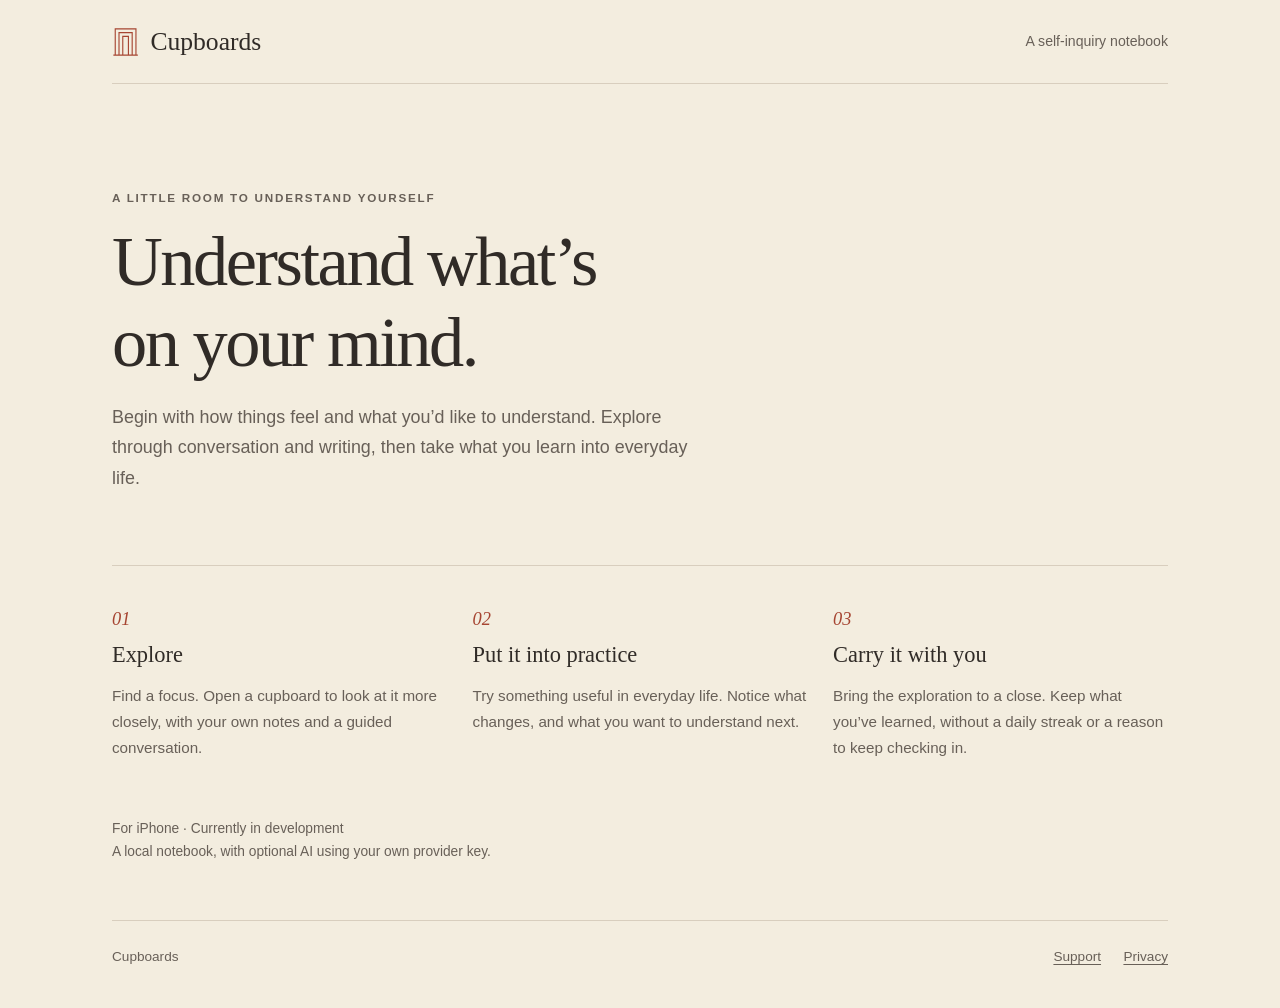
<file: index.html>
<!doctype html>
<html lang="en">
<head>
  <meta charset="utf-8">
  <meta name="viewport" content="width=device-width, initial-scale=1">
  <meta name="robots" content="noindex, nofollow">
  <meta name="description" content="Cupboards is a self-inquiry notebook for exploring what’s on your mind and carrying what you learn into everyday life.">
  <title>Cupboards · A self-inquiry notebook</title>
  <link rel="stylesheet" href="styles.css">
</head>
<body class="landing">
  <a class="skip" href="#main">Skip to content</a>
  <header class="site-header shell">
    <a class="brand" href="index.html" aria-current="page"><svg viewBox="0 0 28 34" fill="none" aria-hidden="true"><path d="M3 31V3h22v28M7 31V7h14v24M11 31V11h6v20M1 31h26" stroke="currentColor" stroke-width="1.2"/></svg>Cupboards</a>
    <span class="small">A self-inquiry notebook</span>
  </header>
  <main id="main" class="shell" tabindex="-1">
    <section class="landing-intro" aria-labelledby="intro-title">
      <p class="eyebrow">A little room to understand yourself</p>
      <h1 id="intro-title">Understand what’s<br>on your mind.</h1>
      <p class="intro">Begin with how things feel and what you’d like to understand. Explore through conversation and writing, then take what you learn into everyday life.</p>
    </section>
    <section class="journey" aria-label="How Cupboards works">
      <div class="steps">
        <div><span class="step-number" aria-hidden="true">01</span><h2>Explore</h2><p>Find a focus. Open a cupboard to look at it more closely, with your own notes and a guided conversation.</p></div>
        <div><span class="step-number" aria-hidden="true">02</span><h2>Put it into practice</h2><p>Try something useful in everyday life. Notice what changes, and what you want to understand next.</p></div>
        <div><span class="step-number" aria-hidden="true">03</span><h2>Carry it with you</h2><p>Bring the exploration to a close. Keep what you’ve learned, without a daily streak or a reason to keep checking in.</p></div>
      </div>
    </section>
    <p class="landing-note">For iPhone · Currently in development<br>A local notebook, with optional AI using your own provider key.</p>
  </main>
  <footer class="shell">
    <span>Cupboards</span>
    <nav aria-label="Footer"><a href="support.html">Support</a><a href="privacy.html">Privacy</a></nav>
  </footer>
</body>
</html>
</file>
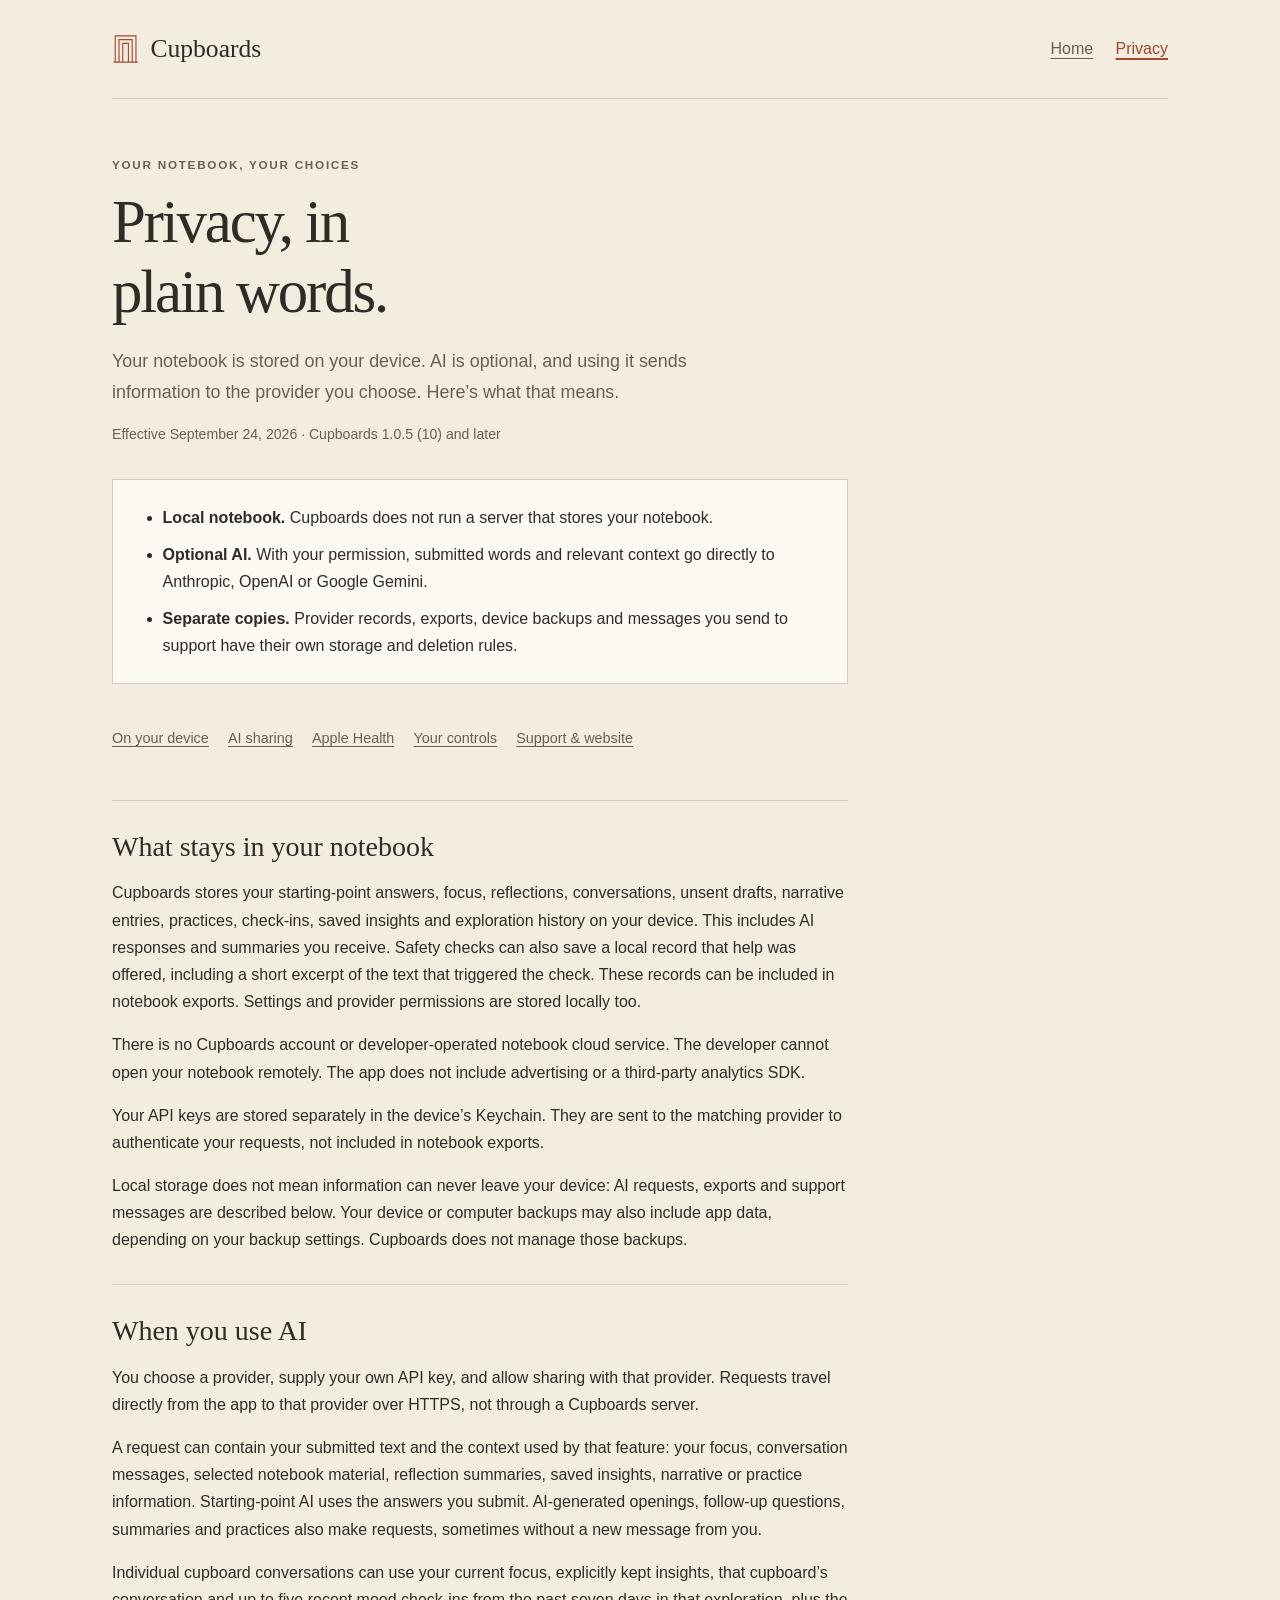
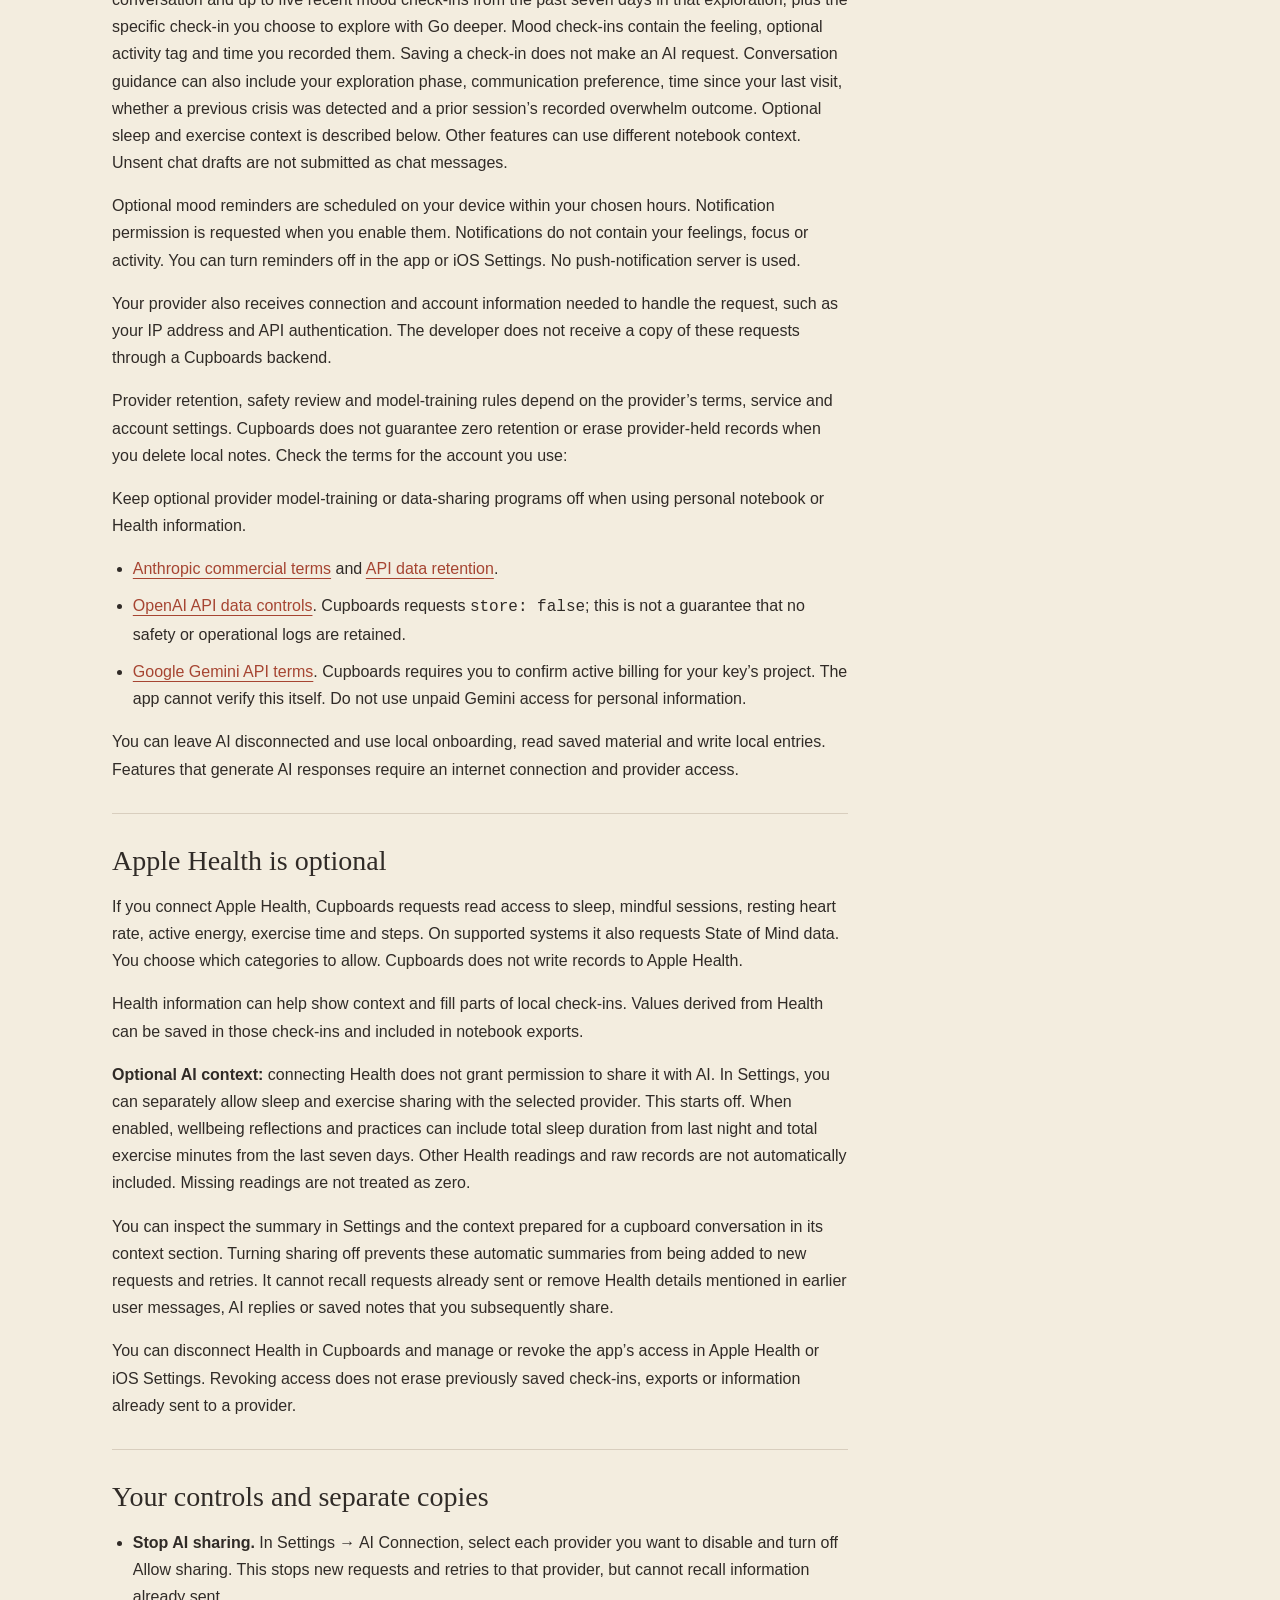
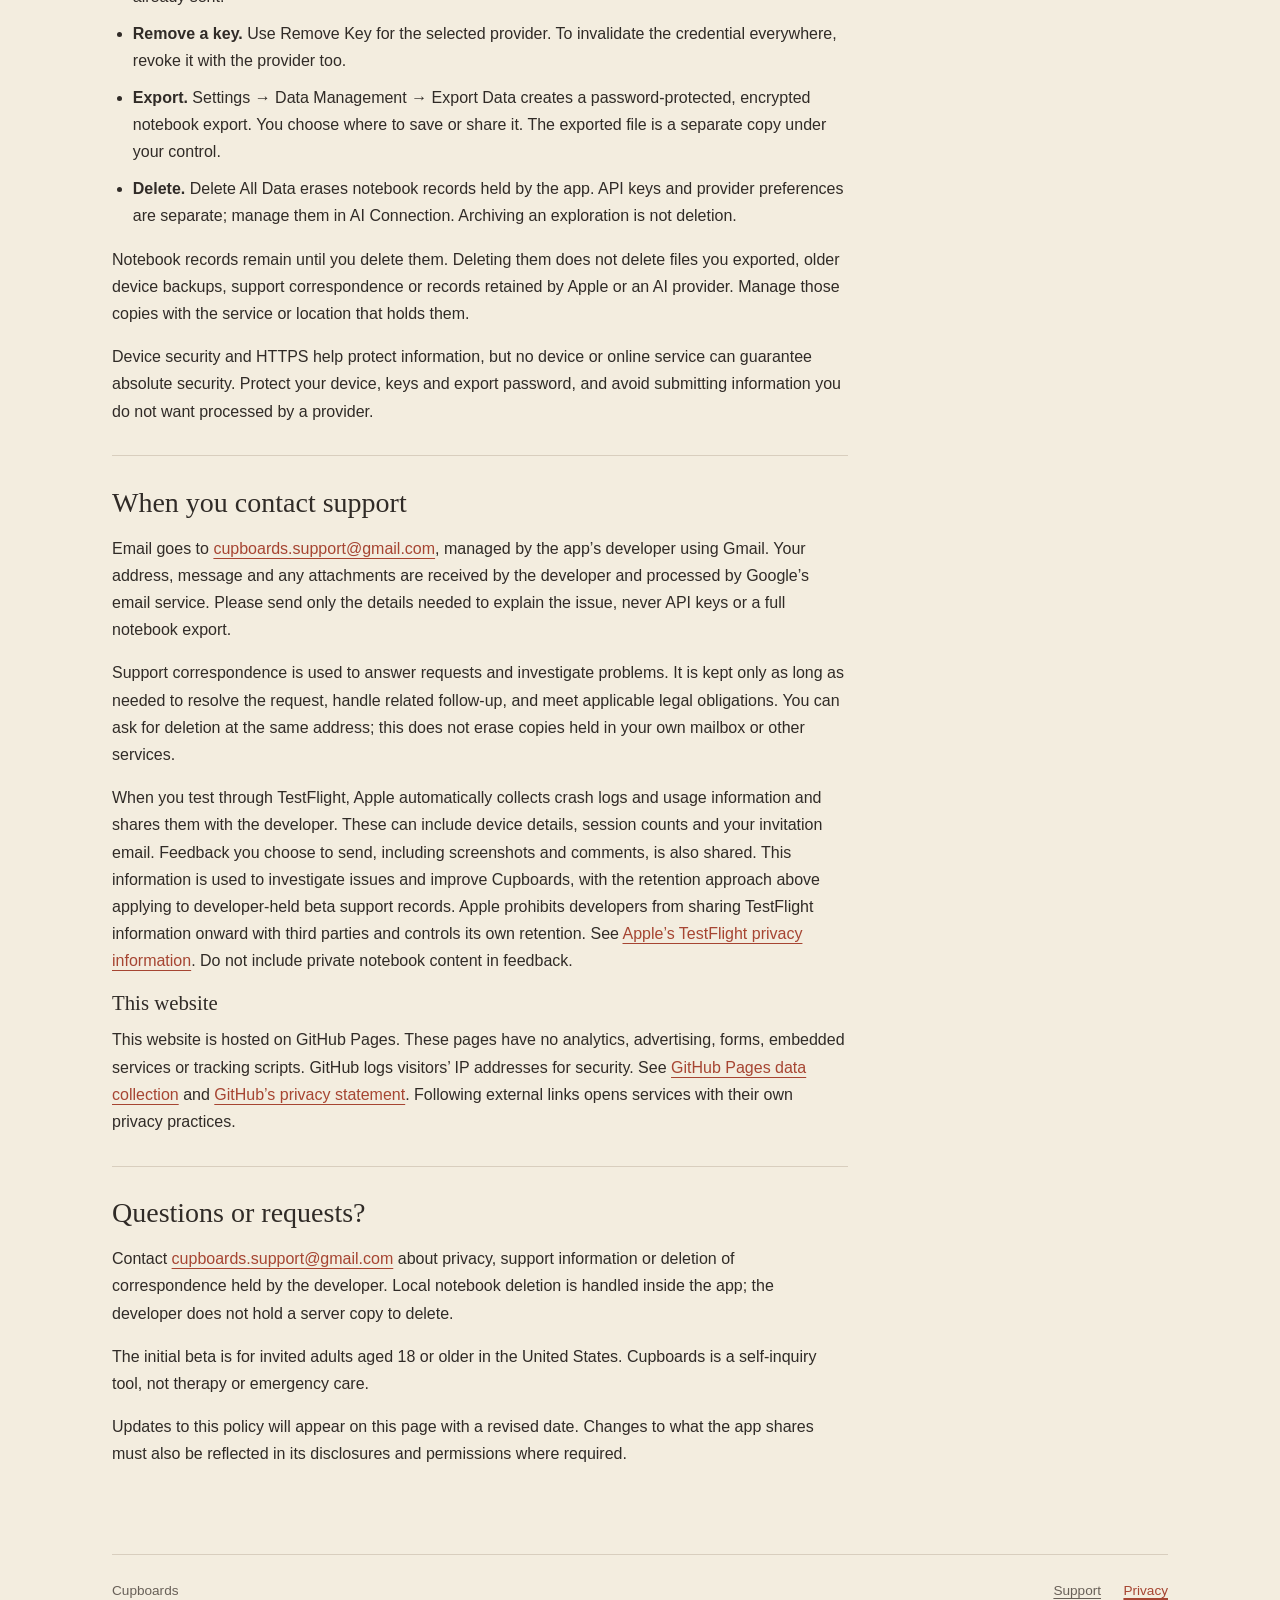
<file: privacy.html>
<!doctype html>
<html lang="en">
<head>
  <meta charset="utf-8">
  <meta name="viewport" content="width=device-width, initial-scale=1">
  <meta name="robots" content="noindex, nofollow">
  <meta name="description" content="How Cupboards handles your notebook, AI requests, Apple Health, exports and support messages.">
  <title>Privacy · Cupboards</title>
  <link rel="stylesheet" href="styles.css">
</head>
<body>
  <a class="skip" href="#main">Skip to content</a>
  <header class="site-header shell">
    <a class="brand" href="index.html"><svg viewBox="0 0 28 34" fill="none" aria-hidden="true"><path d="M3 31V3h22v28M7 31V7h14v24M11 31V11h6v20M1 31h26" stroke="currentColor" stroke-width="1.2"/></svg>Cupboards</a>
    <nav aria-label="Main"><a href="index.html">Home</a><a href="privacy.html" aria-current="page">Privacy</a></nav>
  </header>
  <main id="main" class="shell" tabindex="-1">
    <article class="reading policy">
      <p class="eyebrow">Your notebook, your choices</p>
      <h1>Privacy, in plain words.</h1>
      <p class="intro">Your notebook is stored on your device. AI is optional, and using it sends information to the provider you choose. Here’s what that means.</p>
      <p class="small">Effective September 24, 2026 · Cupboards 1.0.5 (10) and later</p>
      <div class="summary" aria-label="Privacy summary">
        <ul>
          <li><strong>Local notebook.</strong> Cupboards does not run a server that stores your notebook.</li>
          <li><strong>Optional AI.</strong> With your permission, submitted words and relevant context go directly to Anthropic, OpenAI or Google Gemini.</li>
          <li><strong>Separate copies.</strong> Provider records, exports, device backups and messages you send to support have their own storage and deletion rules.</li>
        </ul>
      </div>
      <nav class="toc" aria-label="Privacy sections"><a href="#notebook">On your device</a><a href="#ai">AI sharing</a><a href="#health">Apple Health</a><a href="#controls">Your controls</a><a href="#support">Support &amp; website</a></nav>

      <section id="notebook">
        <h2>What stays in your notebook</h2>
        <p>Cupboards stores your starting-point answers, focus, reflections, conversations, unsent drafts, narrative entries, practices, check-ins, saved insights and exploration history on your device. This includes AI responses and summaries you receive. Safety checks can also save a local record that help was offered, including a short excerpt of the text that triggered the check. These records can be included in notebook exports. Settings and provider permissions are stored locally too.</p>
        <p>There is no Cupboards account or developer-operated notebook cloud service. The developer cannot open your notebook remotely. The app does not include advertising or a third-party analytics SDK.</p>
        <p>Your API keys are stored separately in the device’s Keychain. They are sent to the matching provider to authenticate your requests, not included in notebook exports.</p>
        <p>Local storage does not mean information can never leave your device: AI requests, exports and support messages are described below. Your device or computer backups may also include app data, depending on your backup settings. Cupboards does not manage those backups.</p>
      </section>

      <section id="ai">
        <h2>When you use AI</h2>
        <p>You choose a provider, supply your own API key, and allow sharing with that provider. Requests travel directly from the app to that provider over HTTPS, not through a Cupboards server.</p>
        <p>A request can contain your submitted text and the context used by that feature: your focus, conversation messages, selected notebook material, reflection summaries, saved insights, narrative or practice information. Starting-point AI uses the answers you submit. AI-generated openings, follow-up questions, summaries and practices also make requests, sometimes without a new message from you.</p>
        <p>Individual cupboard conversations can use your current focus, explicitly kept insights, that cupboard’s conversation and up to five recent mood check-ins from the past seven days in that exploration, plus the specific check-in you choose to explore with Go deeper. Mood check-ins contain the feeling, optional activity tag and time you recorded them. Saving a check-in does not make an AI request. Conversation guidance can also include your exploration phase, communication preference, time since your last visit, whether a previous crisis was detected and a prior session’s recorded overwhelm outcome. Optional sleep and exercise context is described below. Other features can use different notebook context. Unsent chat drafts are not submitted as chat messages.</p>
        <p>Optional mood reminders are scheduled on your device within your chosen hours. Notification permission is requested when you enable them. Notifications do not contain your feelings, focus or activity. You can turn reminders off in the app or iOS Settings. No push-notification server is used.</p>
        <p>Your provider also receives connection and account information needed to handle the request, such as your IP address and API authentication. The developer does not receive a copy of these requests through a Cupboards backend.</p>
        <p>Provider retention, safety review and model-training rules depend on the provider’s terms, service and account settings. Cupboards does not guarantee zero retention or erase provider-held records when you delete local notes. Check the terms for the account you use:</p>
        <p>Keep optional provider model-training or data-sharing programs off when using personal notebook or Health information.</p>
        <ul>
          <li><a href="https://www.anthropic.com/legal/commercial-terms">Anthropic commercial terms</a> and <a href="https://platform.claude.com/docs/en/manage-claude/api-and-data-retention">API data retention</a>.</li>
          <li><a href="https://developers.openai.com/api/docs/guides/your-data">OpenAI API data controls</a>. Cupboards requests <code>store: false</code>; this is not a guarantee that no safety or operational logs are retained.</li>
          <li><a href="https://ai.google.dev/gemini-api/terms">Google Gemini API terms</a>. Cupboards requires you to confirm active billing for your key’s project. The app cannot verify this itself. Do not use unpaid Gemini access for personal information.</li>
        </ul>
        <p>You can leave AI disconnected and use local onboarding, read saved material and write local entries. Features that generate AI responses require an internet connection and provider access.</p>
      </section>

      <section id="health">
        <h2>Apple Health is optional</h2>
        <p>If you connect Apple Health, Cupboards requests read access to sleep, mindful sessions, resting heart rate, active energy, exercise time and steps. On supported systems it also requests State of Mind data. You choose which categories to allow. Cupboards does not write records to Apple Health.</p>
        <p>Health information can help show context and fill parts of local check-ins. Values derived from Health can be saved in those check-ins and included in notebook exports.</p>
        <p><strong>Optional AI context:</strong> connecting Health does not grant permission to share it with AI. In Settings, you can separately allow sleep and exercise sharing with the selected provider. This starts off. When enabled, wellbeing reflections and practices can include total sleep duration from last night and total exercise minutes from the last seven days. Other Health readings and raw records are not automatically included. Missing readings are not treated as zero.</p>
        <p>You can inspect the summary in Settings and the context prepared for a cupboard conversation in its context section. Turning sharing off prevents these automatic summaries from being added to new requests and retries. It cannot recall requests already sent or remove Health details mentioned in earlier user messages, AI replies or saved notes that you subsequently share.</p>
        <p>You can disconnect Health in Cupboards and manage or revoke the app’s access in Apple Health or iOS Settings. Revoking access does not erase previously saved check-ins, exports or information already sent to a provider.</p>
      </section>

      <section id="controls">
        <h2>Your controls and separate copies</h2>
        <ul>
          <li><strong>Stop AI sharing.</strong> In Settings → AI Connection, select each provider you want to disable and turn off Allow sharing. This stops new requests and retries to that provider, but cannot recall information already sent.</li>
          <li><strong>Remove a key.</strong> Use Remove Key for the selected provider. To invalidate the credential everywhere, revoke it with the provider too.</li>
          <li><strong>Export.</strong> Settings → Data Management → Export Data creates a password-protected, encrypted notebook export. You choose where to save or share it. The exported file is a separate copy under your control.</li>
          <li><strong>Delete.</strong> Delete All Data erases notebook records held by the app. API keys and provider preferences are separate; manage them in AI Connection. Archiving an exploration is not deletion.</li>
        </ul>
        <p>Notebook records remain until you delete them. Deleting them does not delete files you exported, older device backups, support correspondence or records retained by Apple or an AI provider. Manage those copies with the service or location that holds them.</p>
        <p>Device security and HTTPS help protect information, but no device or online service can guarantee absolute security. Protect your device, keys and export password, and avoid submitting information you do not want processed by a provider.</p>
      </section>

      <section id="support">
        <h2>When you contact support</h2>
        <p>Email goes to <a href="mailto:cupboards.support@gmail.com">cupboards.support@gmail.com</a>, managed by the app’s developer using Gmail. Your address, message and any attachments are received by the developer and processed by Google’s email service. Please send only the details needed to explain the issue, never API keys or a full notebook export.</p>
        <p>Support correspondence is used to answer requests and investigate problems. It is kept only as long as needed to resolve the request, handle related follow-up, and meet applicable legal obligations. You can ask for deletion at the same address; this does not erase copies held in your own mailbox or other services.</p>
        <p>When you test through TestFlight, Apple automatically collects crash logs and usage information and shares them with the developer. These can include device details, session counts and your invitation email. Feedback you choose to send, including screenshots and comments, is also shared. This information is used to investigate issues and improve Cupboards, with the retention approach above applying to developer-held beta support records. Apple prohibits developers from sharing TestFlight information onward with third parties and controls its own retention. See <a href="https://www.apple.com/legal/privacy/data/en/test-flight/">Apple’s TestFlight privacy information</a>. Do not include private notebook content in feedback.</p>
        <h3>This website</h3>
        <p>This website is hosted on GitHub Pages. These pages have no analytics, advertising, forms, embedded services or tracking scripts. GitHub logs visitors’ IP addresses for security. See <a href="https://docs.github.com/en/pages/getting-started-with-github-pages/what-is-github-pages#data-collection">GitHub Pages data collection</a> and <a href="https://docs.github.com/en/site-policy/privacy-policies/github-general-privacy-statement">GitHub’s privacy statement</a>. Following external links opens services with their own privacy practices.</p>
      </section>

      <section id="contact">
        <h2>Questions or requests?</h2>
        <p>Contact <a href="mailto:cupboards.support@gmail.com">cupboards.support@gmail.com</a> about privacy, support information or deletion of correspondence held by the developer. Local notebook deletion is handled inside the app; the developer does not hold a server copy to delete.</p>
        <p>The initial beta is for invited adults aged 18 or older in the United States. Cupboards is a self-inquiry tool, not therapy or emergency care.</p>
        <p>Updates to this policy will appear on this page with a revised date. Changes to what the app shares must also be reflected in its disclosures and permissions where required.</p>
      </section>
    </article>
  </main>
  <footer class="shell"><span>Cupboards</span><nav aria-label="Footer"><a href="support.html">Support</a><a href="privacy.html" aria-current="page">Privacy</a></nav></footer>
</body>
</html>
</file>
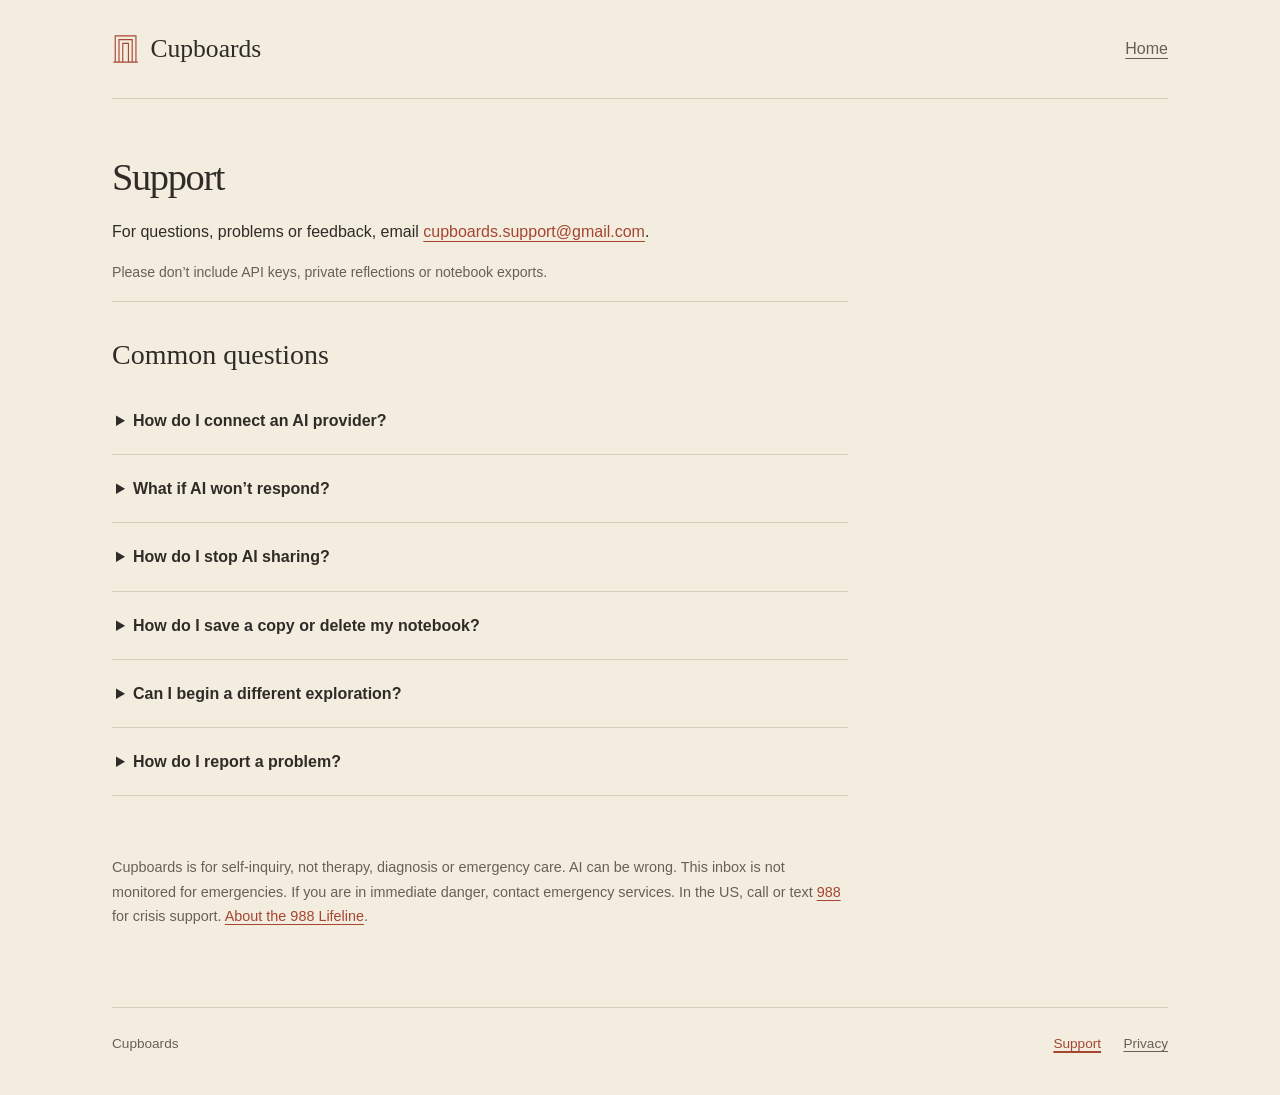
<file: support.html>
<!doctype html>
<html lang="en">
<head>
  <meta charset="utf-8">
  <meta name="viewport" content="width=device-width, initial-scale=1">
  <meta name="robots" content="noindex, nofollow">
  <meta name="description" content="Help with Cupboards: connecting AI, managing your notebook and reporting a problem.">
  <title>Support · Cupboards</title>
  <link rel="stylesheet" href="styles.css">
</head>
<body>
  <a class="skip" href="#main">Skip to content</a>
  <header class="site-header shell">
    <a class="brand" href="index.html"><svg viewBox="0 0 28 34" fill="none" aria-hidden="true"><path d="M3 31V3h22v28M7 31V7h14v24M11 31V11h6v20M1 31h26" stroke="currentColor" stroke-width="1.2"/></svg>Cupboards</a>
    <nav aria-label="Main"><a href="index.html">Home</a></nav>
  </header>
  <main id="main" class="shell" tabindex="-1">
    <article class="reading support-page">
      <h1>Support</h1>
      <p>For questions, problems or feedback, email <a href="mailto:cupboards.support@gmail.com">cupboards.support@gmail.com</a>.</p>
      <p class="small">Please don’t include API keys, private reflections or notebook exports.</p>

      <section class="section" aria-labelledby="questions-title">
        <h2 id="questions-title">Common questions</h2>
        <details><summary>How do I connect an AI provider?</summary><p>Open Settings → AI Connection. Choose Anthropic, OpenAI or Google Gemini, add your own API key, and review the sharing permission. Google requires a project with active billing. Provider usage is billed separately from a chat subscription.</p><p>Saving a key stores it on this device; it doesn’t confirm that the provider accepts it. Never send a key to support.</p></details>
        <details><summary>What if AI won’t respond?</summary><p>Check your internet connection, selected provider, saved key and sharing permission. Check your provider account for billing, usage limits and access to the model shown in AI Connection’s data details. For Google, confirm that the key’s project really has active billing.</p><p>If it still fails, email the error message with private content removed. You can still read saved notes and write local entries without AI. Don’t delete your notebook or reinstall the app just to troubleshoot.</p></details>
        <details><summary>How do I stop AI sharing?</summary><p>In Settings → AI Connection, select the provider and turn off “Allow sharing.” Permissions are separate for each provider. This blocks new requests and retries to that provider; it cannot recall a request already sent. You can also use Remove Key, and revoke the credential in your provider account.</p></details>
        <details><summary>How do I save a copy or delete my notebook?</summary><p>In Settings → Data Management, use Export Data for a password-protected export, or Delete All Data to erase the app’s notebook records. Keep your export password somewhere safe. Importing an export replaces the current notebook, so export anything you want to keep first.</p><p>Deleting notebook data does not remove provider keys or sharing preferences. Use AI Connection to manage those separately. Exports, device backups and data already held by a provider are separate copies. See <a href="privacy.html#controls">your privacy controls</a>.</p></details>
        <details><summary>Can I begin a different exploration?</summary><p>Use Settings → Restart onboarding to archive the current exploration and find a new focus. Earlier reflections remain separate. Preview welcome only replays the introduction; it does not reset your notebook.</p></details>
        <details><summary>How do I report a problem?</summary><p>Email the support address above with your iPhone model, iOS version, Cupboards version, what you tried and what happened. A screenshot can help, but remove personal writing and identifying details first. TestFlight testers can also use TestFlight’s feedback tools.</p></details>
      </section>

      <aside class="safety" aria-label="Limits of support">
        <p>Cupboards is for self-inquiry, not therapy, diagnosis or emergency care. AI can be wrong. This inbox is not monitored for emergencies. If you are in immediate danger, contact emergency services. In the US, call or text <a href="tel:988">988</a> for crisis support. <a href="https://988lifeline.org/">About the 988 Lifeline</a>.</p>
      </aside>
    </article>
  </main>
  <footer class="shell"><span>Cupboards</span><nav aria-label="Footer"><a href="support.html" aria-current="page">Support</a><a href="privacy.html">Privacy</a></nav></footer>
</body>
</html>
</file>
<file: styles.css>
:root {
  color-scheme: light;
  --paper: #f3eddf;
  --sheet: #fcf9f2;
  --ink: #302b27;
  --muted: #686058;
  --thread: #a64532;
  --line: #d8cebe;
  font-family: -apple-system, BlinkMacSystemFont, "Segoe UI", sans-serif;
  color: var(--ink);
  background: var(--paper);
  font-synthesis: none;
}
* { box-sizing: border-box; }
body { margin: 0; font-size: 1rem; line-height: 1.7; }
a { color: var(--thread); text-underline-offset: .22em; overflow-wrap: anywhere; }
a:hover { text-decoration-thickness: 2px; }
:focus-visible { outline: 3px solid var(--thread); outline-offset: 5px; }
.skip { position: absolute; top: -8rem; left: 1rem; background: var(--sheet); padding: .7rem; z-index: 2; }
.skip:focus { top: 1rem; }
.shell { width: min(100% - 3rem, 66rem); margin-inline: auto; }
.draft { background: #e7ddd0; border-bottom: 1px solid var(--line); padding: .6rem 1.5rem; text-align: center; font-size: .82rem; }
.site-header { display: flex; align-items: center; justify-content: space-between; gap: 1rem; padding-block: 1.6rem; border-bottom: 1px solid var(--line); }
.brand { display: inline-flex; align-items: center; gap: .7rem; font: 1.6rem Georgia, serif; text-decoration: none; color: var(--ink); }
.brand svg { width: 1.7rem; height: 2rem; color: var(--thread); flex-shrink: 0; }
nav { display: flex; flex-wrap: wrap; gap: .3rem 1.4rem; }
nav a { display: inline-block; padding-block: .6rem; color: var(--muted); }
nav a[aria-current="page"] { color: var(--thread); text-decoration-thickness: 2px; }
main { padding-block: 3.5rem; }
.eyebrow { color: var(--muted); text-transform: uppercase; letter-spacing: .15em; font-size: .73rem; font-weight: 650; margin: 0 0 .8rem; }
h1, h2, h3 { font-family: Georgia, "Times New Roman", serif; font-weight: 400; line-height: 1.15; text-wrap: balance; }
h1 { font-size: clamp(2.4rem, 6vw, 3.8rem); letter-spacing: -.035em; margin: 0 0 1.2rem; max-width: 16ch; }
h2 { font-size: 1.75rem; margin: 0 0 1rem; }
h3 { font-size: 1.3rem; margin: 0 0 .75rem; }
p { margin: 0 0 1rem; }
p:last-child { margin-bottom: 0; }
.intro { font-size: 1.12rem; max-width: 39rem; color: var(--muted); }
.landing-intro { padding-block: 3rem 4.5rem; max-width: 46rem; }
.landing-intro h1 { max-width: 19ch; font-size: clamp(2.7rem, 6vw, 4.4rem); }
.landing-intro .intro { max-width: 36rem; }
.journey { border-top: 1px solid var(--line); padding-block: 1rem 2.5rem; }
.journey h2 { font-size: 1.4rem; }
.landing-note { color: var(--muted); font-size: .86rem; margin-top: 1rem; }
.support-page { max-width: 46rem; }
.support-page h1 { font-size: 2.4rem; }
.small { font-size: .88rem; color: var(--muted); }
.section { padding-block: 2.3rem; border-top: 1px solid var(--line); }
.steps { display: grid; grid-template-columns: repeat(3, 1fr); gap: 1.6rem; margin-top: 1.7rem; }
.step-number { display: block; color: var(--thread); font: italic 1.15rem Georgia, serif; margin-bottom: .7rem; }
.steps p { color: var(--muted); font-size: .95rem; }
.reading { max-width: 46rem; }
.summary { background: var(--sheet); border: 1px solid var(--line); padding: 1.5rem 1.8rem; margin-block: 2rem; }
.summary ul { padding-left: 1.25rem; margin: 0; }
.summary li + li { margin-top: .6rem; }
.review-note { border-left: 3px solid var(--thread); background: #ebe1d3; padding: 1rem 1.3rem; margin-block: 1.5rem; font-size: .93rem; }
.toc { margin-block: 1.5rem 2.5rem; display: flex; flex-wrap: wrap; gap: .4rem 1.2rem; font-size: .9rem; }
.policy section { padding-block: 1.9rem; border-top: 1px solid var(--line); scroll-margin-top: 1rem; }
.policy ul { padding-left: 1.3rem; }
.policy li + li { margin-top: .6rem; }
details { border-bottom: 1px solid var(--line); padding: 1rem 0; }
summary { cursor: pointer; font-weight: 600; padding: .25rem; }
details p { margin: .9rem .25rem .3rem; max-width: 45rem; }
.safety { padding: 1.4rem 0; max-width: 48rem; color: var(--muted); font-size: .9rem; }
footer { border-top: 1px solid var(--line); padding-block: 1.5rem 2.5rem; display: flex; flex-wrap: wrap; justify-content: space-between; gap: 1rem; font-size: .85rem; color: var(--muted); }
footer nav { margin-left: auto; }
footer nav a { padding-block: 0; }
.draft-status { flex-basis: 100%; color: var(--muted); font-size: .75rem; }
@media (max-width: 640px) {
  .shell { width: min(100% - 2rem, 66rem); }
  .site-header { align-items: flex-start; flex-wrap: wrap; padding-block: 1rem; }
  .brand { font-size: 1.4rem; }
  nav { gap: 1rem; }
  main { padding-block: 2.2rem; }
  .landing-intro { padding-block: 1.5rem 3rem; }
  .landing-intro h1 { font-size: 2.7rem; }
  .landing .site-header > .small { font-size: .75rem; }
  .steps { grid-template-columns: 1fr; gap: 1.4rem; }
  .summary { padding: 1.3rem; }
  h1 { font-size: 2.65rem; }
}
@media print {
  body { background: white; color: black; }
  .shell { width: 100%; }
  nav, .skip, .toc { display: none; }
  main { padding-block: 1rem; }
  .policy section { break-inside: avoid; }
}
</file>
